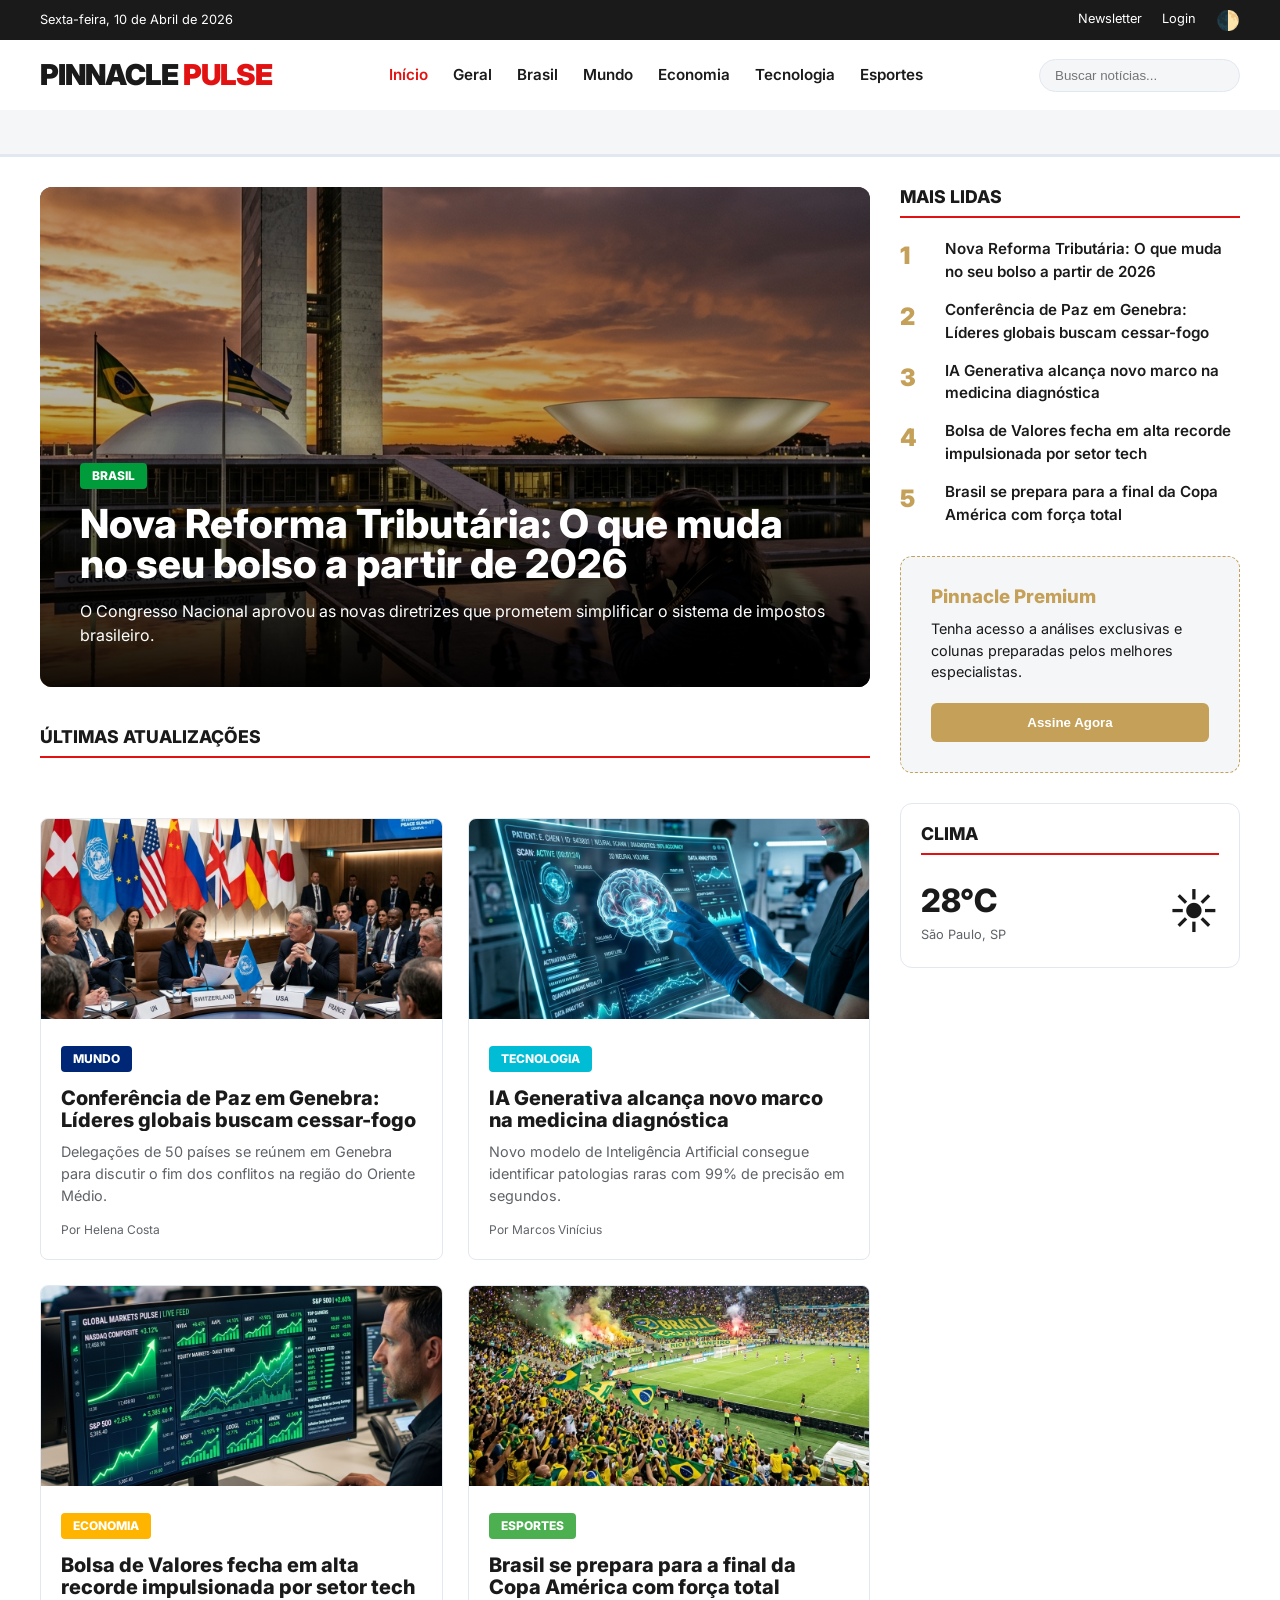
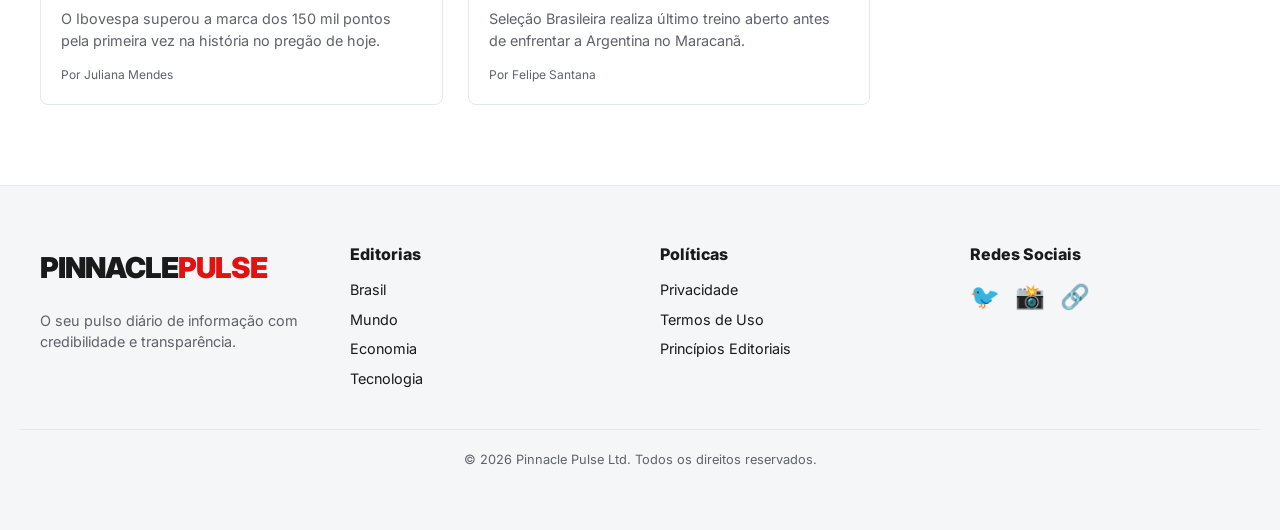
<file: news-site/index.html>
<!DOCTYPE html>
<html lang="pt-br">
<head>
    <meta charset="UTF-8">
    <meta name="viewport" content="width=device-width, initial-scale=1.0">
    <title>Pinnacle Pulse | Notícias do Brasil e do Mundo</title>
    <meta name="description" content="Acompanhe as notícias de última hora sobre o Brasil, Mundo, Tecnologia, Economia e Esportes no Pinnacle Pulse.">
    <link rel="stylesheet" href="css/index.css">
</head>
<body data-theme="light">
    
    <header>
        <div class="top-bar">
            <div class="container" style="display: flex; justify-content: space-between; align-items: center; width: 100%;">
                <span>Sexta-feira, 10 de Abril de 2026</span>
                <div class="top-links" style="display: flex; gap: 20px;">
                    <a href="#">Newsletter</a>
                    <a href="#">Login</a>
                    <button id="themeToggle" class="theme-toggle" style="background: none; border: none; color: inherit; cursor: pointer;">🌓</button>
                </div>
            </div>
        </div>
        <nav class="nav-main container">
            <a href="/" class="logo" id="logo">
                PINNACLE<span>PULSE</span>
            </a>
            <ul class="nav-links" id="navCategories">
                <!-- Categorias injetadas via JS -->
            </ul>
            <div class="search-box" style="display: flex; align-items: center; gap: 10px;">
                <input type="text" id="searchInput" placeholder="Buscar notícias..." style="padding: 8px 15px; border-radius: 20px; border: 1px solid var(--border-color); background: var(--bg-secondary); color: var(--text-primary);">
            </div>
        </nav>
        <div class="ticker-wrap">
            <div class="ticker-content" id="tickerItems">
                <!-- Ticker injetado via JS -->
            </div>
        </div>
    </header>

    <main class="container">
        <div class="portal-grid">
            <div class="main-content">
                <!-- Hero Section - Notícia Principal -->
                <section id="heroSection">
                    <!-- Injetado via JS -->
                </section>

                <!-- Grid de Notícias Recentes -->
                <h2 class="section-title">Últimas Atualizações</h2>
                <div class="news-grid" id="newsGrid">
                    <!-- Injetado via JS -->
                </div>
            </div>

            <!-- Sidebar -->
            <aside class="sidebar">
                <section>
                    <h3 class="section-title">Mais Lidas</h3>
                    <div class="most-read-list" id="mostRead">
                        <!-- Injetado via JS -->
                    </div>
                </section>
                
                <section style="background: var(--bg-secondary); padding: 30px; border-radius: 12px; border: 1px dashed var(--accent-gold);">
                    <h3 style="color: var(--accent-gold); margin-bottom: 10px;">Pinnacle Premium</h3>
                    <p style="font-size: 0.9rem; margin-bottom: 20px;">Tenha acesso a análises exclusivas e colunas preparadas pelos melhores especialistas.</p>
                    <button style="width: 100%; padding: 12px; background: var(--accent-gold); border: none; font-weight: 700; color: #fff; cursor: pointer; border-radius: 6px;">Assine Agora</button>
                </section>

                <section id="weatherWidget" style="padding: 20px; border: 1px solid var(--border-color); border-radius: 12px;">
                    <h3 class="section-title">Clima</h3>
                    <div style="display: flex; justify-content: space-between; align-items: center;">
                        <div>
                            <span style="font-size: 2rem; font-weight: 800;">28°C</span>
                            <p style="font-size: 0.8rem; color: var(--text-secondary);">São Paulo, SP</p>
                        </div>
                        <span style="font-size: 3rem;">☀️</span>
                    </div>
                </section>
            </aside>
        </div>
    </main>

    <footer style="margin-top: 80px; padding: 60px 0; background: var(--bg-secondary); border-top: 1px solid var(--border-color);">
        <div class="container" style="display: grid; grid-template-columns: repeat(auto-fit, minmax(200px, 1fr)); gap: 40px;">
            <div>
                <a href="/" class="logo" style="margin-bottom: 20px; display: block;">
                    PINNACLE<span>PULSE</span>
                </a>
                <p style="font-size: 0.9rem; color: var(--text-secondary);">O seu pulso diário de informação com credibilidade e transparência.</p>
            </div>
            <div>
                <h4 style="margin-bottom: 15px;">Editorias</h4>
                <ul style="list-style: none; font-size: 0.9rem; display: flex; flex-direction: column; gap: 8px;">
                    <li><a href="#">Brasil</a></li>
                    <li><a href="#">Mundo</a></li>
                    <li><a href="#">Economia</a></li>
                    <li><a href="#">Tecnologia</a></li>
                </ul>
            </div>
            <div>
                <h4 style="margin-bottom: 15px;">Políticas</h4>
                <ul style="list-style: none; font-size: 0.9rem; display: flex; flex-direction: column; gap: 8px;">
                    <li><a href="#">Privacidade</a></li>
                    <li><a href="#">Termos de Uso</a></li>
                    <li><a href="#">Princípios Editoriais</a></li>
                </ul>
            </div>
            <div>
                <h4 style="margin-bottom: 15px;">Redes Sociais</h4>
                <div style="display: flex; gap: 15px; font-size: 1.5rem;">
                    <span>🐦</span> <span>📸</span> <span>🔗</span>
                </div>
            </div>
        </div>
        <div class="container" style="margin-top: 40px; text-align: center; border-top: 1px solid var(--border-color); padding-top: 20px; font-size: 0.8rem; color: var(--text-secondary);">
            &copy; 2026 Pinnacle Pulse Ltd. Todos os direitos reservados.
        </div>
    </footer>

    <!-- Article Modal -->
    <div id="articleModal" class="modal">
        <div class="modal-content">
            <span class="close-modal" id="closeModal">&times;</span>
            <div id="modalContentBody">
                <!-- Injetado via JS -->
            </div>
        </div>
    </div>

    <!-- Scripts -->
    <script src="js/app.js"></script>
</body>
</html>
</file>
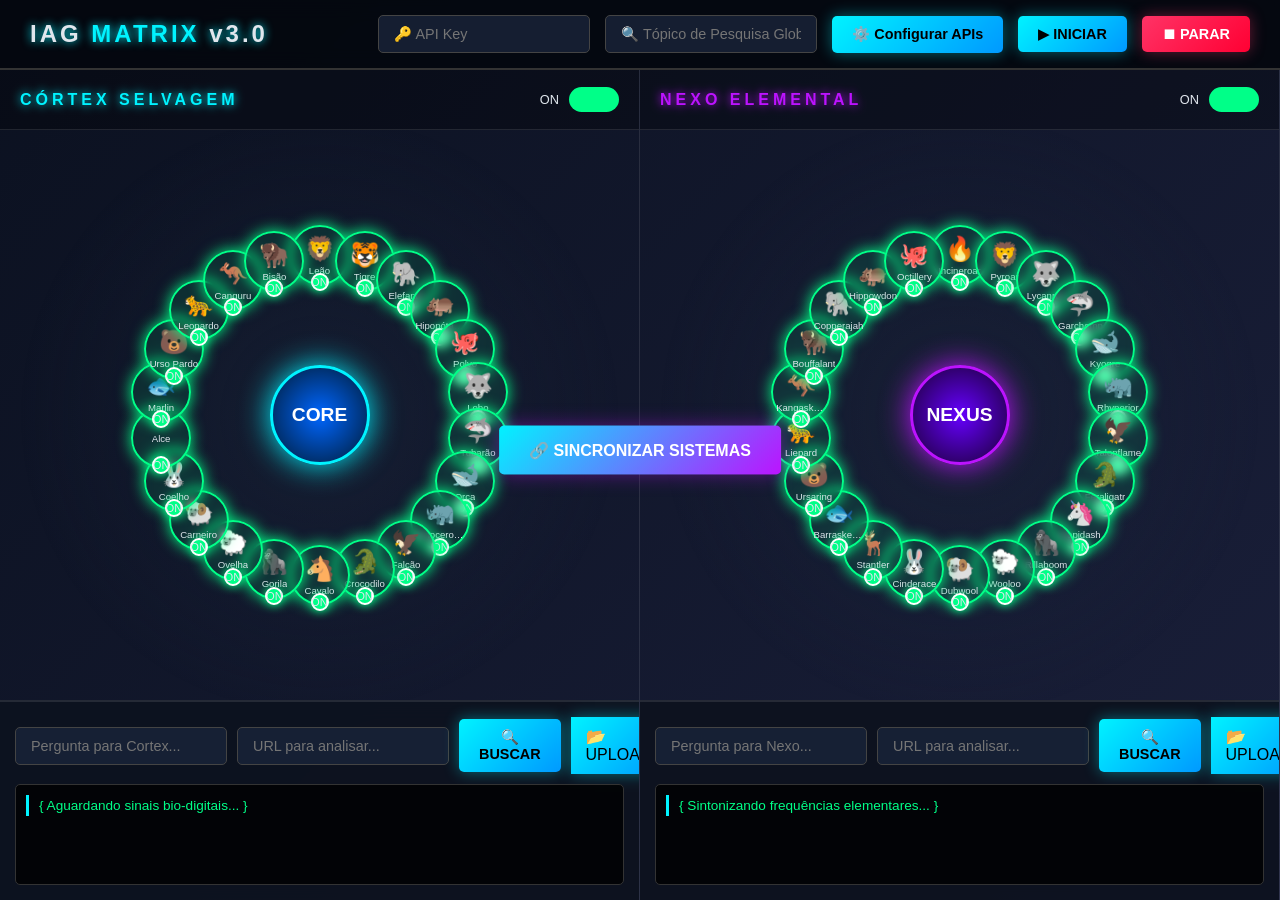
<file: static/index.html>
<!DOCTYPE html>
<html lang="pt-br">
<head>
    <meta charset="UTF-8">
    <meta name="viewport" content="width=device-width, initial-scale=1.0">
    <title>IAG MATRIX - Sistema Híbrido</title>
    <style>
        :root {
            --bg-dark: #0b1120;
            --panel-bg: #151e32;
            --neon-blue: #00f3ff;
            --neon-purple: #bc13fe;
            --neon-green: #00ff88;
            --text-color: #e0e6ed;
        }

        * { box-sizing: border-box; margin: 0; padding: 0; font-family: 'Segoe UI', sans-serif; }
        
        body { 
            background: linear-gradient(135deg, #0b1120 0%, #1a1f3a 100%); 
            color: var(--text-color); 
            height: 100vh; 
            overflow: hidden; 
            display: flex; 
            flex-direction: column; 
        }

        /* Header */
        header {
            height: 70px; 
            background: rgba(5, 8, 15, 0.95); 
            border-bottom: 2px solid #333;
            display: flex; 
            align-items: center; 
            justify-content: space-between; 
            padding: 0 30px;
            backdrop-filter: blur(10px);
        }

        .logo { 
            font-weight: bold; 
            font-size: 1.5rem; 
            letter-spacing: 3px;
            text-shadow: 0 0 10px var(--neon-blue);
        }
        .logo span { color: var(--neon-blue); }

        .top-controls { 
            display: flex; 
            gap: 15px; 
            align-items: center; 
        }

        input[type="text"], input[type="password"] { 
            background: rgba(26, 37, 58, 0.8); 
            border: 1px solid #444; 
            color: white; 
            padding: 10px 15px; 
            border-radius: 5px;
            font-size: 0.9rem;
        }

        button { 
            cursor: pointer; 
            border: none; 
            padding: 10px 20px; 
            border-radius: 5px; 
            font-weight: bold; 
            transition: all 0.3s;
            font-size: 0.9rem;
        }

        .btn-primary { 
            background: linear-gradient(135deg, var(--neon-blue), #0099ff); 
            color: #000;
            box-shadow: 0 0 15px rgba(0, 243, 255, 0.4);
        }
        .btn-primary:hover { transform: translateY(-2px); box-shadow: 0 0 25px rgba(0, 243, 255, 0.6); }

        .btn-danger { 
            background: linear-gradient(135deg, #ff3366, #ff0033); 
            color: white;
            box-shadow: 0 0 15px rgba(255, 51, 102, 0.4);
        }
        .btn-danger:hover { transform: translateY(-2px); }

        .btn-sync { 
            background: linear-gradient(135deg, var(--neon-blue), var(--neon-purple)); 
            color: white;
            box-shadow: 0 0 20px rgba(188, 19, 254, 0.4);
        }

        /* Main Container */
        .matrix-container {
            flex: 1; 
            display: flex; 
            position: relative;
        }

        .side-panel {
            flex: 1; 
            position: relative; 
            border-right: 1px solid rgba(255,255,255,0.1);
            overflow: hidden;
            display: flex;
            flex-direction: column;
        }

        .panel-header {
            height: 60px; 
            display: flex; 
            align-items: center; 
            justify-content: space-between;
            padding: 0 20px;
            background: rgba(0,0,0,0.3);
            border-bottom: 1px solid rgba(255,255,255,0.1);
        }

        .panel-title { 
            font-weight: bold; 
            letter-spacing: 4px; 
            font-size: 1rem;
            text-shadow: 0 0 10px currentColor;
        }
        .cortex .panel-title { color: var(--neon-blue); }
        .nexo .panel-title { color: var(--neon-purple); }

        .system-toggle {
            display: flex;
            align-items: center;
            gap: 10px;
            font-size: 0.8rem;
        }

        .toggle-switch {
            position: relative;
            width: 50px;
            height: 25px;
            background: #333;
            border-radius: 25px;
            cursor: pointer;
            transition: 0.3s;
        }

        .toggle-switch.active {
            background: var(--neon-green);
        }

        .toggle-slider {
            position: absolute;
            top: 3px;
            left: 3px;
            width: 19px;
            height: 19px;
            background: white;
            border-radius: 50%;
            transition: 0.3s;
        }

        .toggle-switch.active .toggle-slider {
            left: 28px;
        }

        /* Graph Area - Radial Layout */
        .graph-area {
            flex: 1; 
            position: relative; 
            display: flex; 
            align-items: center; 
            justify-content: center;
            background: radial-gradient(circle at center, rgba(26, 37, 58, 0.5) 0%, transparent 70%);
        }

        .core-circle {
            width: 100px; 
            height: 100px; 
            border-radius: 50%; 
            display: flex; 
            align-items: center; 
            justify-content: center;
            font-weight: bold;
            font-size: 1.2rem;
            z-index: 10;
            position: absolute;
            box-shadow: 0 0 30px rgba(0,0,0,0.8);
            border: 3px solid;
        }

        .cortex .core-circle { 
            background: radial-gradient(circle, #0066ff, #001a33);
            border-color: var(--neon-blue); 
            box-shadow: 0 0 30px var(--neon-blue);
            color: white;
        }

        .nexo .core-circle { 
            background: radial-gradient(circle, #6600ff, #1a0033);
            border-color: var(--neon-purple); 
            box-shadow: 0 0 30px var(--neon-purple);
            color: white;
        }

        /* Agent Nodes */
        .agent-node {
            position: absolute; 
            width: 60px; 
            height: 60px; 
            border-radius: 50%;
            background: rgba(34, 34, 34, 0.9);
            border: 2px solid #444;
            display: flex; 
            flex-direction: column;
            align-items: center; 
            justify-content: center; 
            font-size: 0.65rem; 
            cursor: pointer;
            transition: all 0.3s;
            z-index: 5;
            backdrop-filter: blur(5px);
        }

        .agent-node:hover {
            transform: scale(1.1);
            z-index: 6;
        }

        .agent-node.active { 
            border-color: var(--neon-green); 
            box-shadow: 0 0 15px var(--neon-green);
            background: rgba(0, 255, 136, 0.1);
        }

        .agent-node.disabled { 
            opacity: 0.3; 
            filter: grayscale(1);
        }

        .agent-icon {
            font-size: 1.5rem;
            margin-bottom: 2px;
        }

        .agent-name {
            font-size: 0.6rem;
            text-align: center;
            max-width: 50px;
            overflow: hidden;
            text-overflow: ellipsis;
        }

        .agent-toggle-btn {
            position: absolute; 
            bottom: -8px; 
            width: 18px; 
            height: 18px; 
            border-radius: 50%;
            background: #333; 
            border: 2px solid #fff;
            cursor: pointer;
            display: flex;
            align-items: center;
            justify-content: center;
            font-size: 0.7rem;
            z-index: 7;
        }

        .agent-toggle-btn.on { 
            background: var(--neon-green);
            box-shadow: 0 0 10px var(--neon-green);
        }

        /* Bottom Controls */
        .bottom-controls {
            height: 200px; 
            background: rgba(13, 18, 31, 0.95);
            border-top: 2px solid rgba(255,255,255,0.1);
            padding: 15px; 
            display: flex; 
            flex-direction: column; 
            gap: 10px;
            backdrop-filter: blur(10px);
        }

        .control-row {
            display: flex;
            gap: 10px;
            align-items: center;
        }

        .control-row input[type="text"] {
            flex: 1;
        }

        .log-box {
            flex: 1; 
            background: rgba(0, 0, 0, 0.8); 
            border: 1px solid #333; 
            color: var(--neon-green); 
            font-family: 'Courier New', monospace;
            padding: 10px; 
            font-size: 0.85rem; 
            overflow-y: auto;
            border-radius: 5px;
        }

        .log-box div {
            margin-bottom: 5px;
            padding: 3px;
            border-left: 3px solid var(--neon-blue);
            padding-left: 10px;
        }

        /* Modal */
        .modal-overlay {
            display: none; 
            position: fixed; 
            top: 0; 
            left: 0; 
            width: 100%; 
            height: 100%;
            background: rgba(0,0,0,0.9); 
            z-index: 100; 
            align-items: center; 
            justify-content: center;
            backdrop-filter: blur(5px);
        }

        .modal { 
            background: linear-gradient(135deg, #1a253a, #0f1525); 
            padding: 30px; 
            border-radius: 10px; 
            width: 500px; 
            border: 2px solid var(--neon-blue);
            box-shadow: 0 0 40px rgba(0, 243, 255, 0.3);
        }

        .modal h2 { 
            margin-bottom: 20px; 
            color: var(--neon-blue);
            text-align: center;
            text-shadow: 0 0 10px var(--neon-blue);
        }

        .api-row { 
            display: flex; 
            justify-content: space-between; 
            margin-bottom: 15px; 
            align-items: center;
            padding: 10px;
            background: rgba(255,255,255,0.05);
            border-radius: 5px;
        }

        .api-row input[type="text"] {
            flex: 1;
            margin-right: 10px;
        }

        .close-modal { 
            float: right; 
            cursor: pointer; 
            font-size: 1.5rem;
            color: #fff;
        }

        /* Sync Button Center */
        .sync-overlay {
            position: absolute;
            top: 50%;
            left: 50%;
            transform: translate(-50%, -50%);
            z-index: 20;
        }

        /* Animations */
        @keyframes pulse {
            0%, 100% { opacity: 1; }
            50% { opacity: 0.5; }
        }

        .agent-node.active .agent-icon {
            animation: pulse 2s infinite;
        }
    </style>
</head>
<body>

    <header>
        <div class="logo">IAG <span>MATRIX</span> v3.0</div>
        <div class="top-controls">
            <input type="password" id="apiKeyInput" placeholder="🔑 API Key">
            <input type="text" id="globalQuery" placeholder="🔍 Tópico de Pesquisa Global...">
            <button class="btn-primary" onclick="openApiModal()">⚙️ Configurar APIs</button>
            <button class="btn-primary" onclick="startMatrix()">▶ INICIAR</button>
            <button class="btn-danger" onclick="stopMatrix()">⏹ PARAR</button>
        </div>
    </header>

    <div class="sync-overlay">
        <button class="btn-sync" onclick="syncSystems()" style="padding: 15px 30px; font-size: 1rem;">
            🔗 SINCRONIZAR SISTEMAS
        </button>
    </div>

    <div class="matrix-container">
        <!-- Cortex Selvagem -->
        <div class="side-panel cortex" id="cortexPanel">
            <div class="panel-header">
                <span class="panel-title">CÓRTEX SELVAGEM</span>
                <div class="system-toggle">
                    <span id="cortexStatus">ON</span>
                    <div class="toggle-switch active" onclick="toggleSystem('cortex')"></div>
                </div>
            </div>
            <div class="graph-area" id="cortexGraph">
                <div class="core-circle">CORE</div>
            </div>
            <div class="bottom-controls">
                <div class="control-row">
                    <input type="text" id="cortexQuery" placeholder="Pergunta para Cortex...">
                    <input type="text" id="cortexURL" placeholder="URL para analisar...">
                    <button class="btn-primary" onclick="research('cortex')">🔍 BUSCAR</button>
                    <label class="btn-primary" style="padding: 10px 15px; cursor: pointer;">
                        📂 UPLOAD
                        <input type="file" id="cortexFile" style="display:none" onchange="uploadFile(this, 'cortex')">
                    </label>
                </div>
                <div class="log-box" id="cortexLog">
                    <div>{ Aguardando sinais bio-digitais... }</div>
                </div>
            </div>
        </div>

        <!-- Nexo Elemental -->
        <div class="side-panel nexo" id="nexoPanel">
            <div class="panel-header">
                <span class="panel-title">NEXO ELEMENTAL</span>
                <div class="system-toggle">
                    <span id="nexoStatus">ON</span>
                    <div class="toggle-switch active" onclick="toggleSystem('nexo')"></div>
                </div>
            </div>
            <div class="graph-area" id="nexoGraph">
                <div class="core-circle">NEXUS</div>
            </div>
            <div class="bottom-controls">
                <div class="control-row">
                    <input type="text" id="nexoQuery" placeholder="Pergunta para Nexo...">
                    <input type="text" id="nexoURL" placeholder="URL para analisar...">
                    <button class="btn-primary" onclick="research('nexo')">🔍 BUSCAR</button>
                    <label class="btn-primary" style="padding: 10px 15px; cursor: pointer;">
                        📂 UPLOAD
                        <input type="file" id="nexoFile" style="display:none" onchange="uploadFile(this, 'nexo')">
                    </label>
                </div>
                <div class="log-box" id="nexoLog">
                    <div>{ Sintonizando frequências elementares... }</div>
                </div>
            </div>
        </div>
    </div>

    <!-- Modal de APIs -->
    <div class="modal-overlay" id="apiModal">
        <div class="modal">
            <span class="close-modal" onclick="closeApiModal()">&times;</span>
            <h2>⚙️ Configuração de APIs de IA</h2>
            <div class="api-row">
                <span>🤖 Google Gemini</span>
                <input type="text" placeholder="Cole sua API Key aqui">
                <label><input type="checkbox" checked> Ativo</label>
            </div>
            <div class="api-row">
                <span>🧠 OpenAI GPT-4</span>
                <input type="text" placeholder="sk-...">
                <label><input type="checkbox"> Ativo</label>
            </div>
            <div class="api-row">
                <span>🎯 Anthropic Claude</span>
                <input type="text" placeholder="sk-ant-...">
                <label><input type="checkbox"> Ativo</label>
            </div>
            <div class="api-row">
                <span>🔮 Hugging Face</span>
                <input type="text" placeholder="hf_...">
                <label><input type="checkbox"> Ativo</label>
            </div>
            <button class="btn-primary" onclick="saveAPIs()" style="width:100%; margin-top:20px; padding: 15px;">
                💾 SALVAR CONFIGURAÇÕES
            </button>
        </div>
    </div>

    <script>
        // Dados dos Agentes
        const animals = [
            {name: "Leão", icon: "🦁"}, {name: "Tigre", icon: "🐯"}, 
            {name: "Elefante", icon: "🐘"}, {name: "Hipopótamo", icon: "🦛"}, 
            {name: "Polvo", icon: "🐙"}, {name: "Lobo", icon: "🐺"}, 
            {name: "Tubarão", icon: "🦈"}, {name: "Orca", icon: "🐋"}, 
            {name: "Rinoceronte", icon: "🦏"}, {name: "Falcão", icon: "🦅"}, 
            {name: "Crocodilo", icon: "🐊"}, {name: "Cavalo", icon: "🐴"}, 
            {name: "Gorila", icon: "🦍"}, {name: "Ovelha", icon: "🐑"}, 
            {name: "Carneiro", icon: "🐏"}, {name: "Coelho", icon: "🐰"}, 
            {name: "Alce", icon: ""}, {name: "Marlin", icon: "🐟"}, 
            {name: "Urso Pardo", icon: "🐻"}, {name: "Leopardo", icon: "🐆"}, 
            {name: "Canguru", icon: "🦘"}, {name: "Bisão", icon: "🦬"}
        ];

        const pokemons = [
            {name: "Incineroar", icon: "🔥"}, {name: "Pyroar", icon: "🦁"}, 
            {name: "Lycanroc", icon: "🐺"}, {name: "Garchomp", icon: "🦈"}, 
            {name: "Kyogre", icon: "🐋"}, {name: "Rhyperior", icon: "🦏"}, 
            {name: "Talonflame", icon: "🦅"}, {name: "Feraligatr", icon: "🐊"}, 
            {name: "Rapidash", icon: "🦄"}, {name: "Rillaboom", icon: "🦍"}, 
            {name: "Wooloo", icon: "🐑"}, {name: "Dubwool", icon: "🐏"}, 
            {name: "Cinderace", icon: "🐰"}, {name: "Stantler", icon: "🦌"}, 
            {name: "Barraskewda", icon: "🐟"}, {name: "Ursaring", icon: "🐻"}, 
            {name: "Liepard", icon: "🐆"}, {name: "Kangaskhan", icon: "🦘"}, 
            {name: "Bouffalant", icon: "🦬"}, {name: "Copperajah", icon: "🐘"}, 
            {name: "Hippowdon", icon: "🦛"}, {name: "Octillery", icon: "🐙"}
        ];

        // WebSocket Connection
        let ws;
        function connectWebSocket() {
            ws = new WebSocket("ws://localhost:8001/ws");
            ws.onopen = () => log('cortexLog', "✅ Conectado ao servidor");
            ws.onmessage = (event) => handleSystemMessage(JSON.parse(event.data));
            ws.onclose = () => setTimeout(connectWebSocket, 3000);
        }

        function handleSystemMessage(data) {
            if(data.type === 'SYSTEM_MSG') {
                log('cortexLog', data.content);
                log('nexoLog', data.content);
            } else if(data.type === 'RESEARCH_RESULT') {
                const logId = data.side === 'cortex' ? 'cortexLog' : 'nexoLog';
                log(logId, `📥 RESULTADO: ${data.content}`);
            } else if(data.type === 'AGENT_UPDATE') {
                updateAgentStatus(data.agent, data.status);
            }
        }

        function log(elementId, msg) {
            const box = document.getElementById(elementId);
            const time = new Date().toLocaleTimeString();
            box.innerHTML += `<div>[${time}] ${msg}</div>`;
            box.scrollTop = box.scrollHeight;
        }

        function createRadialGraph(containerId, agents) {
            const container = document.getElementById(containerId);
            const radius = 160; 
            const centerX = container.offsetWidth / 2;
            const centerY = container.offsetHeight / 2;

            agents.forEach((agent, index) => {
                const angle = (index / agents.length) * 2 * Math.PI - Math.PI / 2;
                const x = centerX + radius * Math.cos(angle) - 30;
                const y = centerY + radius * Math.sin(angle) - 30;

                const node = document.createElement('div');
                node.className = 'agent-node active';
                node.id = `${containerId}-${agent.name.replace(/\s/g, '')}`;
                node.style.left = `${x}px`;
                node.style.top = `${y}px`;
                node.innerHTML = `
                    <div class="agent-icon">${agent.icon}</div>
                    <div class="agent-name">${agent.name}</div>
                    <div class="agent-toggle-btn on" onclick="toggleAgent('${agent.name}', event)">ON</div>
                `;
                node.onclick = (e) => {
                    if(!e.target.classList.contains('agent-toggle-btn')) {
                        selectAgent(agent.name);
                    }
                };
                container.appendChild(node);
            });
        }

        function toggleAgent(name, event) {
            event.stopPropagation();
            const btn = event.target;
            const node = btn.parentElement;
            const isOn = btn.classList.contains('on');
            
            if(isOn) {
                btn.classList.remove('on');
                btn.textContent = 'OFF';
                node.classList.remove('active');
                node.classList.add('disabled');
                log('cortexLog', `❌ ${name} desativado`);
            } else {
                btn.classList.add('on');
                btn.textContent = 'ON';
                node.classList.add('active');
                node.classList.remove('disabled');
                log('cortexLog', `✅ ${name} ativado`);
            }

            if(ws && ws.readyState === WebSocket.OPEN) {
                ws.send(JSON.stringify({
                    type: 'AGENT_TOGGLE',
                    agent: name,
                    status: !isOn
                }));
            }
        }

        function toggleSystem(system) {
            const panel = document.getElementById(`${system}Panel`);
            const statusEl = document.getElementById(`${system}Status`);
            const toggle = panel.querySelector('.toggle-switch');
            const isActive = toggle.classList.contains('active');
            
            if(isActive) {
                toggle.classList.remove('active');
                statusEl.textContent = 'OFF';
                statusEl.style.color = '#666';
                log(`${system}Log`, `🛑 Sistema ${system.toUpperCase()} desligado`);
            } else {
                toggle.classList.add('active');
                statusEl.textContent = 'ON';
                statusEl.style.color = 'var(--neon-green)';
                log(`${system}Log`, `✅ Sistema ${system.toUpperCase()} ligado`);
            }
        }

        function startMatrix() {
            log('cortexLog', "🚀 Matrix ativada - Todos sistemas online");
            log('nexoLog', "🚀 Matrix ativada - Todos sistemas online");
            if(ws && ws.readyState === WebSocket.OPEN) {
                ws.send(JSON.stringify({type: 'START_MATRIX'}));
            }
        }

        function stopMatrix() {
            log('cortexLog', "⏹ Matrix desativada");
            log('nexoLog', "⏹ Matrix desativada");
            if(ws && ws.readyState === WebSocket.OPEN) {
                ws.send(JSON.stringify({type: 'STOP_MATRIX'}));
            }
        }

        async function research(side) {
            const queryInput = document.getElementById(`${side}Query`);
            const query = queryInput.value;
            if(!query) {
                log(`${side}Log`, "⚠️ Digite uma pergunta primeiro");
                return;
            }

            log(`${side}Log`, `🔍 Buscando: "${query}"...`);
            queryInput.value = '';

            try {
                const res = await fetch("/api/research", {
                    method: "POST",
                    headers: {"Content-Type": "application/json"},
                    body: JSON.stringify({query, side})
                });
                const data = await res.json();
                if(data.error) log(`${side}Log`, `❌ Erro: ${data.error}`);
            } catch (e) {
                log(`${side}Log`, `❌ Falha de conexão com a API`);
            }
        }

        async function uploadFile(input, side) {
            const file = input.files[0];
            if(!file) return;
            
            log(`${side}Log`, `📂 Enviando arquivo: ${file.name}...`);
            
            const formData = new FormData();
            formData.append('file', file);

            try {
                const res = await fetch("/api/upload", { method: "POST", body: formData });
                const data = await res.json();
                log(`${side}Log`, `✅ Arquivo ${data.filename} processado`);
            } catch(e) {
                log(`${side}Log`, `❌ Erro ao enviar arquivo`);
            }
        }

        async function syncSystems() {
            log('cortexLog', "🔄 Iniciando sincronização entre Cortex e Nexo...");
            log('nexoLog', "🔄 Recebendo dados do Cortex...");
            
            try {
                await fetch("/api/sync", { method: "POST" });
                log('cortexLog', "✅ Sincronização concluída");
                log('nexoLog', "✅ Sincronização concluída");
            } catch(e) {
                log('cortexLog', "❌ Erro na sincronização");
            }
        }

        function selectAgent(name) {
            log('cortexLog', ` Selecionado: ${name}`);
        }

        function updateAgentStatus(name, status) {
            // Atualiza status visual do agente
        }

        function openApiModal() { 
            document.getElementById('apiModal').style.display = 'flex'; 
        }
        
        function closeApiModal() { 
            document.getElementById('apiModal').style.display = 'none'; 
        }

        function saveAPIs() {
            log('cortexLog', "💾 Configurações de API salvas");
            closeApiModal();
        }

        // Initialize
        window.onload = () => {
            createRadialGraph('cortexGraph', animals);
            createRadialGraph('nexoGraph', pokemons);
            connectWebSocket();
        };

        // Enter key to search
        document.addEventListener('keypress', (e) => {
            if(e.key === 'Enter') {
                if(document.activeElement.id === 'cortexQuery') research('cortex');
                if(document.activeElement.id === 'nexoQuery') research('nexo');
            }
        });
    </script>
</body>
</html>
</file>
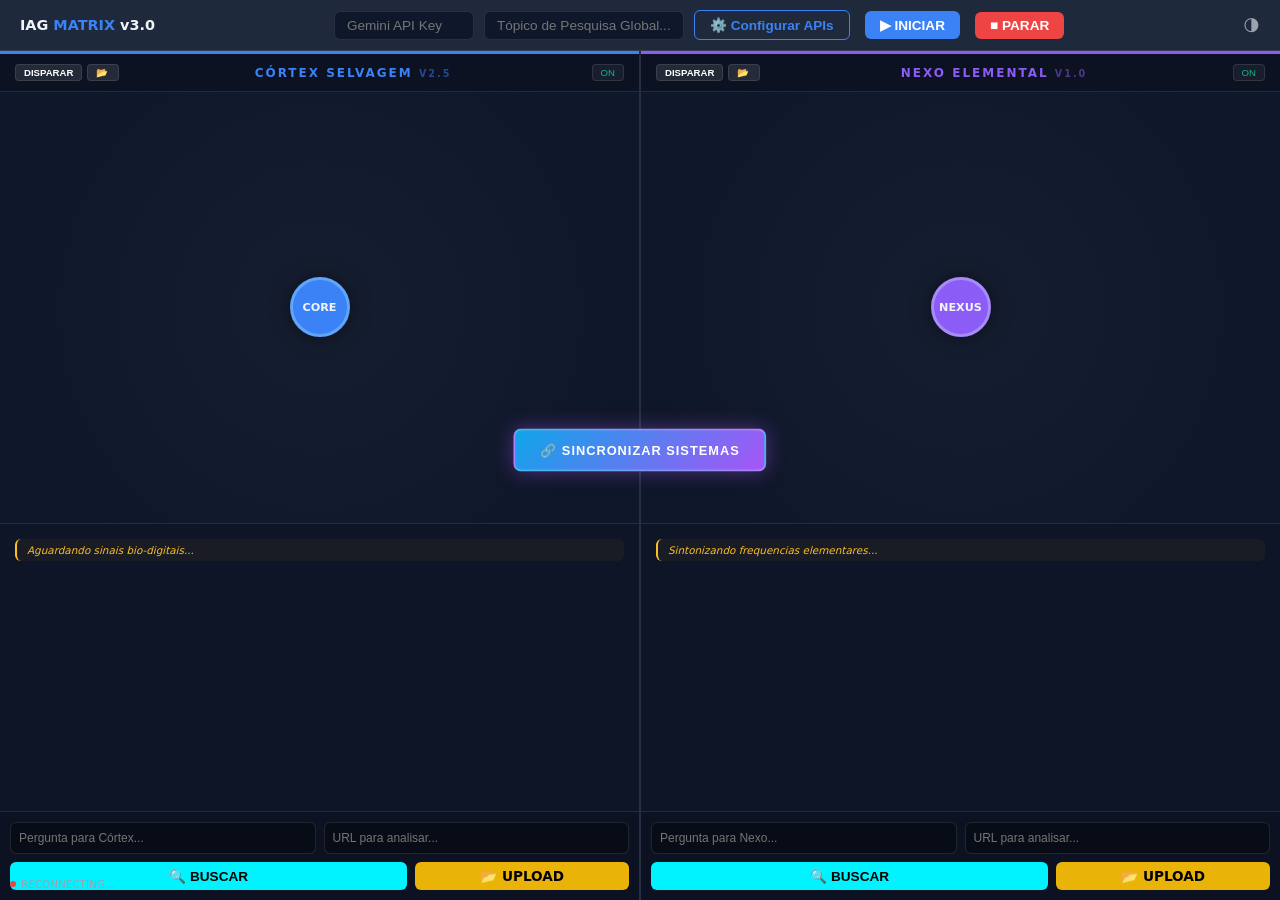
<file: web/index.html>
<!DOCTYPE html>
<html lang="pt-BR">
<head>
    <meta charset="UTF-8">
    <meta name="viewport" content="width=device-width, initial-scale=1.0">
    <title>🏛️ IAG Matrix - Dual Dashboard</title>
    <!-- Auto-Load Theme -->
    <script>
        const savedTheme = localStorage.getItem('iag_theme') || 'dark';
        document.documentElement.setAttribute('data-theme', savedTheme);
    </script>
    <style>
        :root {
            --bg-main: #0f172a;
            --bg-panel: #1e293b;
            --text-main: #f1f5f9;
            --text-muted: #94a3b8;
            --box-shadow: rgba(0,0,0,0.4);
            --anim-primary: #3b82f6;
            --poke-primary: #8b5cf6;
            --neon-green: #10b981;
            --glass-border: rgba(255, 255, 255, 0.1);
            --glass-bg: rgba(30, 41, 59, 0.7);
        }

        [data-theme='light'] {
            --bg-main: #f8fafc;
            --bg-panel: #ffffff;
            --text-main: #1e293b;
            --text-muted: #64748b;
            --box-shadow: rgba(0,0,0,0.1);
            --glass-bg: rgba(255, 255, 255, 0.8);
        }

        * { margin: 0; padding: 0; box-sizing: border-box; }
        body {
            font-family: 'Inter', system-ui, -apple-system, sans-serif;
            background: var(--bg-main);
            color: var(--text-main);
            height: 100vh;
            display: flex;
            flex-direction: column;
            overflow: hidden;
            transition: all 0.3s;
        }


        /* Top Control Panel (Restaurado) */
        .header {
            background: var(--bg-panel);
            padding: 10px 20px;
            display: flex;
            justify-content: space-between;
            align-items: center;
            border-bottom: 1px solid var(--glass-border);
            z-index: 100;
        }

        .input-group { display: flex; gap: 10px; align-items: center; }
        .input-group input {
            background: var(--bg-main);
            border: 1px solid var(--glass-border);
            color: var(--text-main);
            padding: 6px 12px;
            border-radius: 6px;
            font-size: 0.85rem;
        }
        .btn {
            background: var(--anim-primary);
            color: white;
            border: none;
            padding: 6px 15px;
            border-radius: 6px;
            cursor: pointer;
            font-weight: 600;
            font-size: 0.85rem;
            transition: all 0.3s;
        }
        .btn:hover { filter: brightness(1.2); transform: translateY(-1px); }
        .btn.btn-stop { background: #ef4444; margin-left: 5px; }

        /* Sync Button Central (Fusion Ring design) */
        .fusion-center {
            position: absolute;
            top: 50%; left: 50%;
            transform: translate(-50%, -50%);
            z-index: 200;
        }
        .btn-sync {
            background: linear-gradient(135deg, #0ea5e9, #a855f7);
            color: white;
            border: 2px solid rgba(255,255,255,0.2);
            padding: 12px 25px;
            border-radius: 8px;
            font-weight: 900;
            cursor: pointer;
            box-shadow: 0 0 20px rgba(168, 85, 247, 0.4);
            transition: all 0.4s;
            text-transform: uppercase;
            letter-spacing: 1px;
            font-size: 0.8rem;
        }
        .btn-sync:hover { transform: scale(1.1); box-shadow: 0 0 40px rgba(168, 85, 247, 0.6); }

        /* Panel Bottom Controls */
        .panel-footer {
            background: rgba(0,0,0,0.2);
            padding: 10px;
            display: flex;
            flex-direction: column;
            gap: 8px;
            border-top: 1px solid var(--glass-border);
        }
        .control-row { display: flex; gap: 8px; }
        .control-row input {
            flex: 1;
            background: rgba(0,0,0,0.3);
            border: 1px solid var(--glass-border);
            color: white;
            padding: 8px;
            border-radius: 6px;
            font-size: 0.75rem;
        }
        .btn-search { background: #00f3ff; color: black; font-weight: 900; }
        .btn-upload { background: #eab308; color: black; font-weight: 900; }

        .btn-micro {
            background: rgba(255,255,255,0.1);
            border: 1px solid var(--glass-border);
            color: white;
            padding: 2px 8px;
            border-radius: 4px;
            font-size: 0.6rem;
            cursor: pointer;
            font-weight: bold;
            transition: all 0.2s;
        }
        .animals-side .btn-micro:hover { background: var(--anim-primary); }
        .pokemons-side .btn-micro:hover { background: var(--poke-primary); }

        /* Split Screen Layout */
        .main-dashboard {
            flex: 1;
            display: flex;
            width: 100%;
            gap: 2px;
            background: var(--glass-border); /* Divider line */
        }

        .system-column {
            flex: 1;
            display: flex;
            flex-direction: column;
            background: var(--bg-main);
            position: relative;
            overflow: hidden;
            transition: filter 0.5s cubic-bezier(0.4, 0, 0.2, 1);
        }
        .system-column.off {
            filter: brightness(0.5);
        }

        .system-header {
            padding: 10px 15px;
            background: rgba(0,0,0,0.2);
            font-size: 0.75rem;
            text-transform: uppercase;
            letter-spacing: 2px;
            font-weight: 800;
            display: flex;
            justify-content: space-between;
            align-items: center;
            border-bottom: 1px solid var(--glass-border);
        }
        .animals-side .system-header { color: var(--anim-primary); border-top: 3px solid var(--anim-primary); }
        .pokemons-side .system-header { color: var(--poke-primary); border-top: 3px solid var(--poke-primary); }

        /* Graph Area */
        .graph-wrapper {
            flex: 1.5;
            position: relative; /* ESSENCIAL PARA POSICIONAR OS NÓS HTML */
            background: radial-gradient(circle at center, rgba(30, 41, 59, 0.4) 0%, transparent 80%);
            display: flex;
            align-items: center;
            justify-content: center;
        }
        .graph-svg { width: 100%; height: 100%; position: absolute; top:0; left:0; }
        
        .ring-decor {
            fill: none;
            stroke: var(--glass-border);
            stroke-width: 1px;
            opacity: 0.3;
        }

        .central-node {
            position: absolute;
            top: 50%; left: 50%;
            transform: translate(-50%, -50%);
            width: 60px; height: 60px;
            border-radius: 50%;
            display: flex; align-items: center; justify-content: center;
            font-weight: 900; font-size: 0.7rem;
            box-shadow: 0 0 20px rgba(0,0,0,0.5);
            z-index: 10;
        }
        .animals-side .central-node { background: var(--anim-primary); border: 3px solid #60a5fa; }
        .pokemons-side .central-node { background: var(--poke-primary); border: 3px solid #a78bfa; }

        .agent-node {
            position: absolute;
            transform: translate(-50%, -50%);
            width: 44px; height: 44px;
            background: var(--bg-panel);
            backdrop-filter: blur(10px);
            border: 2px solid var(--glass-border);
            border-radius: 50%;
            display: flex; flex-direction: column; align-items: center; justify-content: center;
            transition: all 0.3s cubic-bezier(0.175, 0.885, 0.32, 1.275);
            z-index: 5;
            cursor: pointer;
        }
        .agent-node:hover { transform: translate(-50%, -50%) scale(1.15); z-index: 20; border-color: white; }
        .agent-node.active-learning { border-width: 3px; animation: glow 1.5s infinite alternate; }
        .agent-node.inactive { opacity: 0.25; filter: grayscale(1); }

        .agent-toggle-btn {
            position: absolute;
            bottom: -5px;
            width: 16px;
            height: 16px;
            border-radius: 50%;
            background: #10b981;
            border: 2px solid var(--bg-main);
            cursor: pointer;
            z-index: 10;
            transition: all 0.2s;
            box-shadow: 0 0 5px rgba(16, 185, 129, 0.4);
        }
        .agent-node.inactive .agent-toggle-btn {
            background: #ef4444;
            box-shadow: 0 0 5px rgba(239, 68, 68, 0.4);
        }

        @keyframes glow { from { opacity: 0.7; } to { opacity: 1; } }

        .node-emoji { font-size: 1.2rem; }
        .node-name {
            position: absolute; bottom: -20px; font-size: 0.6rem; color: var(--text-muted);
            white-space: nowrap; pointer-events: none;
        }
        .node-prof {
            position: absolute; top: -12px; background: var(--neon-green); color: black;
            padding: 1px 4px; border-radius: 8px; font-size: 0.55rem; font-weight: 900;
        }

        /* Power Controls */
        .power-btn-system {
            background: rgba(255,255,255,0.05);
            border: 1px solid var(--glass-border);
            color: #10b981;
            padding: 2px 8px;
            border-radius: 4px;
            font-size: 0.6rem;
            cursor: pointer;
            transition: all 0.2s;
            margin-left: 10px;
        }
        .power-btn-system.off { color: #ef4444; border-color: #ef4444; }

        /* Data Flow Sparks */
        .spark-particle {
            fill: #3b82f6; 
            filter: drop-shadow(0 0 5px #3b82f6);
            pointer-events: none;
        }

        /* Tópicos e Blocos de Código (Matrix Theme) */
        .msg-bubble h3 { font-size: 0.85rem; color: #3b82f6; margin: 8px 0 4px 0; border-bottom: 1px solid rgba(59, 130, 246, 0.2); }
        .msg-bubble pre { 
            background: rgba(0, 0, 0, 0.3); 
            border: 1px solid #3b82f6; 
            border-radius: 4px; 
            padding: 8px; 
            margin: 8px 0; 
            font-family: 'Courier New', Courier, monospace; 
            color: #60a5fa; 
            overflow-x: auto; 
            font-size: 0.7rem;
            box-shadow: inset 0 0 10px rgba(59, 130, 246, 0.1);
        }
        .msg-bubble code { color: #93c5fd; }

        /* Chat Panels */
        .chat-panel {
            flex: 1;
            display: flex;
            flex-direction: column;
            background: rgba(0,0,0,0.1);
            border-top: 1px solid var(--glass-border);
            overflow: hidden;
        }
        .chat-logs {
            flex: 1;
            overflow-y: auto;
            padding: 15px;
            display: flex; flex-direction: column; gap: 10px;
        }
        .chat-logs::-webkit-scrollbar { width: 4px; }
        .chat-logs::-webkit-scrollbar-thumb { background: rgba(255,255,255,0.1); border-radius: 10px; }

        .msg-bubble {
            background: var(--bg-panel);
            padding: 10px; border-radius: 12px;
            font-size: 0.75rem; line-height: 1.4;
            max-width: 85%; align-self: flex-start;
            position: relative;
            box-shadow: 0 2px 5px rgba(0,0,0,0.1);
            border: 1px solid var(--glass-border);
            animation: slideUp 0.3s ease;
        }
        @keyframes slideUp { from { opacity: 0; transform: translateY(10px); } to { opacity: 1; transform: translateY(0); } }
        
        .msg-author { font-weight: 800; font-size: 0.65rem; margin-bottom: 4px; color: var(--text-muted); }
        .msg-bubble.is-helper { align-self: flex-end; border-color: var(--anim-primary); }
        .pokemons-side .msg-bubble.is-helper { border-color: var(--poke-primary); }

        .refinement-note {
            font-size: 0.65rem; color: #fbbf24; font-style: italic; padding: 5px 10px;
            background: rgba(245, 158, 11, 0.05); border-radius: 6px; margin-bottom: 10px;
            border-left: 2px solid #fbbf24;
        }

        .status-footer {
            position: fixed; bottom: 10px; left: 10px;
            font-size: 0.65rem; color: var(--text-muted); display: flex; align-items: center; gap: 5px;
        }
        .dot { width: 6px; height: 6px; border-radius: 50%; background: #ef4444; }
        .dot.online { background: #10b981; box-shadow: 0 0 5px #10b981; }

 
        /* Floating Interview Chat */
        .interview-modal {
            position: fixed;
            background: var(--glass-bg);
            backdrop-filter: blur(20px);
            border: 2px solid var(--anim-primary);
            border-radius: 12px;
            width: 320px;
            z-index: 5000; /* Prioridade máxima */
            display: none;
            flex-direction: column;
            box-shadow: 0 10px 40px rgba(0,0,0,0.8);
            animation: fadeIn 0.3s ease-out;
        }
        .interview-header {
            padding: 10px;
            background: rgba(255,255,255,0.05);
            border-bottom: 1px solid var(--glass-border);
            display: flex;
            justify-content: space-between;
            align-items: center;
            font-size: 0.8rem;
            font-weight: bold;
        }
        .interview-body {
            height: 180px;
            overflow-y: auto;
            padding: 10px;
            font-size: 0.8rem;
            display: flex;
            flex-direction: column;
            gap: 8px;
        }
        .interview-footer {
            padding: 10px;
            border-top: 1px solid var(--glass-border);
            display: flex;
            gap: 5px;
        }
        .interview-input {
            flex: 1;
            background: rgba(0,0,0,0.2);
            border: 1px solid var(--glass-border);
            color: #fff;
            padding: 5px;
            border-radius: 4px;
            font-size: 0.75rem;
        }
        .interview-msg {
            padding: 6px 10px;
            border-radius: 10px;
            max-width: 90%;
            word-wrap: break-word;
            font-size: 0.75rem;
        }
        .msg-user { background: rgba(59, 130, 246, 0.4); align-self: flex-end; border: 1px solid var(--anim-primary); color: #fff; }
        .msg-agent { background: rgba(255, 255, 255, 0.1); align-self: flex-start; border: 1px solid var(--glass-border); color: #fff; }

        /* API Configuration Modal */
        .api-modal {
            position: fixed;
            top: 50%; left: 50%;
            transform: translate(-50%, -50%);
            background: #1e293b;
            border: 2px solid #3b82f6;
            border-radius: 12px;
            width: 450px;
            padding: 20px;
            z-index: 3000;
            display: none;
            box-shadow: 0 0 30px rgba(59, 130, 246, 0.4);
        }
        .api-modal-header { display: flex; justify-content: space-between; align-items: center; margin-bottom: 20px; }
        .api-row { display: flex; align-items: center; gap: 10px; margin-bottom: 15px; }
        .api-row label { flex: 1; font-size: 0.85rem; }
        .api-row input[type="text"], .api-row input[type="password"] {
            flex: 2; background: rgba(0,0,0,0.3); border: 1px solid var(--glass-border);
            color: white; padding: 6px; border-radius: 4px; font-size: 0.8rem;
        }
        .api-row .checkbox-group { display: flex; align-items: center; gap: 5px; font-size: 0.75rem; }

        /* Log Colors */
        .msg-system-info { color: #00f3ff; }
        .msg-system-success { color: #10b981; }
        .msg-system-error { color: #ef4444; font-weight: bold; }
        .msg-system-warning { color: #f59e0b; }

        @keyframes fadeIn { from { opacity: 0; transform: translate(-50%, -45%); } to { opacity: 1; transform: translate(-50%, -50%); } }

    </style>
</head>
<body>

    <header class="header">
        <div style="font-weight: 900; font-size: 0.9rem;">IAG <span style="color:var(--anim-primary)">MATRIX</span> v3.0</div>
        <div class="input-group">
            <input type="password" id="apiKey" placeholder="Gemini API Key" style="width: 140px;">
            <input type="text" id="topic" placeholder="Tópico de Pesquisa Global..." style="width: 200px;">
            <button class="btn" onclick="openApiModal()" style="background: transparent; border: 1px solid var(--anim-primary); color: var(--anim-primary); margin-right: 5px;">⚙️ Configurar APIs</button>
            <button class="btn" onclick="startLearning()">▶ INICIAR</button>
            <button class="btn btn-stop" onclick="stopMatrix()">■ PARAR</button>
        </div>
        <div onclick="toggleTheme()" style="cursor:pointer; opacity: 0.6;">🌗</div>
    </header>

    <!-- Fusion Button Center -->
    <div class="fusion-center">
        <button class="btn-sync" onclick="syncSystems()">🔗 SINCRONIZAR SISTEMAS</button>
    </div>

    <main class="main-dashboard">
        <!-- Lado dos Animais -->
        <section class="system-column animals-side">
            <div class="system-header">
                <div style="display: flex; gap: 5px; align-items: center;">
                    <button class="btn-micro" onclick="startLearning('animals')">DISPARAR</button>
                    <label class="btn-micro" title="Anexar Arquivo para Animais">
                        📂 <input type="file" id="file-animals" hidden onchange="handleFile(event, 'animals')">
                    </label>
                    <span id="label-animals" style="font-size: 0.6rem; color: #10b981; max-width: 60px; overflow: hidden; text-overflow: ellipsis; white-space: nowrap;"></span>
                </div>
                <span>CÓRTEX SELVAGEM <small style="opacity:0.5; font-size: 0.6rem;">v2.5</small></span>
                <button class="power-btn-system" id="btn-pwr-animals" onclick="toggleSystemPower('animals')">ON</button>
            </div>
            <div class="graph-wrapper" id="area-animals">
                <svg class="graph-svg" id="svg-animals"></svg>
                <div class="central-node">CORE</div>
            </div>
            <div class="chat-panel">
                <div class="chat-logs" id="chat-animals">
                    <div class="refinement-note">Aguardando sinais bio-digitais...</div>
                </div>
            </div>
            <div class="panel-footer">
                <div class="control-row">
                    <input type="text" id="query-animals" placeholder="Pergunta para Córtex...">
                    <input type="text" id="url-animals" placeholder="URL para analisar...">
                </div>
                <div class="control-row">
                    <button class="btn btn-search" style="flex:2" onclick="panelSearch('animals')">🔍 BUSCAR</button>
                    <label class="btn btn-upload" style="flex:1; display: flex; align-items: center; justify-content: center; cursor: pointer;">
                        📂 UPLOAD <input type="file" id="file-animals" hidden onchange="handleFile(event, 'animals')">
                    </label>
                </div>
            </div>
        </section>

        <!-- Lado dos Pokemons -->
        <section class="system-column pokemons-side">
            <div class="system-header">
                <div style="display: flex; gap: 5px; align-items: center;">
                    <button class="btn-micro" onclick="startLearning('pokemons')">DISPARAR</button>
                    <label class="btn-micro" title="Anexar Arquivo para Pokemons">
                        📂 <input type="file" id="file-pokemons" hidden onchange="handleFile(event, 'pokemons')">
                    </label>
                    <span id="label-pokemons" style="font-size: 0.6rem; color: #a78bfa; max-width: 60px; overflow: hidden; text-overflow: ellipsis; white-space: nowrap;"></span>
                </div>
                <span>NEXO ELEMENTAL <small style="opacity:0.5; font-size: 0.6rem;">v1.0</small></span>
                <button class="power-btn-system" id="btn-pwr-pokemons" onclick="toggleSystemPower('pokemons')">ON</button>
            </div>
            <div class="graph-wrapper" id="area-pokemons">
                <svg class="graph-svg" id="svg-pokemons"></svg>
                <div class="central-node">NEXUS</div>
            </div>
            <div class="chat-panel">
                <div class="chat-logs" id="chat-pokemons">
                    <div class="refinement-note">Sintonizando frequencias elementares...</div>
                </div>
            </div>
            <div class="panel-footer">
                <div class="control-row">
                    <input type="text" id="query-pokemons" placeholder="Pergunta para Nexo...">
                    <input type="text" id="url-pokemons" placeholder="URL para analisar...">
                </div>
                <div class="control-row">
                    <button class="btn btn-search" style="flex:2; background: #00f3ff;" onclick="panelSearch('pokemons')">🔍 BUSCAR</button>
                    <label class="btn btn-upload" style="flex:1; display: flex; align-items: center; justify-content: center; cursor: pointer;">
                        📂 UPLOAD <input type="file" id="file-pokemons" hidden onchange="handleFile(event, 'pokemons')">
                    </label>
                </div>
            </div>
        </section>
    </main>

    <div class="status-footer">
        <div class="dot" id="status-dot"></div>
        <span id="status-text">DISCONNECTED</span>
    </div>

    <div id="apiModal" class="api-modal">
        <div class="api-modal-header">
            <h3 style="font-size: 1rem;">⚙️ Configuração de APIs de IA</h3>
            <button class="btn-micro" onclick="closeApiModal()">X</button>
        </div>
        <div class="api-row">
            <label>🤖 Google Gemini</label>
            <input type="password" id="api-gemini" placeholder="Cole sua API Key aqui">
            <div class="checkbox-group"><input type="checkbox" id="api-gemini-active" checked> Ativo</div>
        </div>
        <div class="api-row">
            <label>🧠 OpenAI GPT-4</label>
            <input type="password" id="api-openai" placeholder="sk-...">
            <div class="checkbox-group"><input type="checkbox" id="api-openai-active"> Ativo</div>
        </div>
        <div class="api-row">
            <label>🎯 Anthropic Claude</label>
            <input type="password" id="api-anthropic" placeholder="sk-ant-...">
            <div class="checkbox-group"><input type="checkbox" id="api-anthropic-active"> Ativo</div>
        </div>
        <div class="api-row">
            <label>🎆 Hugging Face</label>
            <input type="password" id="api-hugging" placeholder="hf_...">
            <div class="checkbox-group"><input type="checkbox" id="api-hugging-active"> Ativo</div>
        </div>
        <button class="btn" style="width: 100%; margin-top: 10px;" onclick="saveApiConfigs()">💾 SALVAR CONFIGURAÇÕES</button>
    </div>
    <div id="interviewModal" class="interview-modal">
        <div class="interview-header">
            <div style="display: flex; align-items: center; gap: 8px;">
                <span id="interviewTitle">Comunicação</span>
                <button id="btn-pwr-chat" class="power-btn-system" style="margin: 0; padding: 1px 6px; font-size: 0.55rem;">ON</button>
            </div>
            <button class="btn-micro" onclick="closeInterview()">X</button>
        </div>
        <div id="interviewBody" class="interview-body"></div>
        <div class="interview-footer">
            <input type="text" id="interviewInput" class="interview-input" placeholder="Pergunte algo..." onkeydown="if(event.key==='Enter') sendInterview()">
            <button class="btn-micro" onclick="sendInterview()">➤</button>
        </div>
    </div>

    <script src="https://d3js.org/d3.v7.min.js"></script>
    <script>
        let ws = null;
        let agentsDict = { animals: {}, pokemons: {} };
        let uploads = { animals: null, pokemons: null };
        let isMatrixRunning = false;
        let currentCycle = 0;

        function toggleTheme() {
            const html = document.documentElement;
            const newTheme = html.getAttribute('data-theme') === 'dark' ? 'light' : 'dark';
            html.setAttribute('data-theme', newTheme);
            localStorage.setItem('iag_theme', newTheme);
        }

        function getEmoji(name, system) {
            const animalMap = {
                'Leao': '🦁', 'Tigre': '🐅', 'Elefante': '🐘', 'HipoAgent': '🦛', 'PolvoAgent': '🐙', 'LoboAgent': '🐺',
                'TubaraoAgent': '🦈', 'OrcaAgent': '🐋', 'RinoceronteAgent': '🦏', 'FalcaoAgent': '🦅', 'CrocodiloAgent': '🐊',
                'CavaloAgent': '🐎', 'GorilaAgent': '🦍', 'OvelhaAgent': '🐑', 'CarneiroAgent': '🐏', 'CoelhoAgent': '🐇',
                'AlceAgent': '🦌', 'MarlinAgent': '🐟', 'UrsoPardoAgent': '🐻', 'LeopardoAgent': '🐆', 'CanguruAgent': '🦘', 'BisaoAgent': '🦬'
            };
            const pokeMap = {
                'Pyroar': '🦁', 'Incineroar': '🐅', 'Copperajah': '🐘', 'Hippowdon': '🦛', 'Octillery': '🐙',
                'Lycanroc': '🐺', 'Garchomp': '🦈', 'Kyogre': '🐋', 'Rhyperior': '🦏', 'Talonflame': '🦅',
                'Feraligatr': '🐊', 'Rapidash': '🐎', 'Rillaboom': '🦍', 'Wooloo': '🐑', 'Dubwool': '🐏',
                'Cinderace': '🐇', 'Stantler': '🦌', 'Barraskewda': '🐟', 'Ursaring': '🐻', 'Liepard': '🐆',
                'Kangaskhan': '🦘', 'Bouffalant': '🦬'
            };
            return (system === 'animals' ? animalMap[name] : pokeMap[name]) || '✨';
        }

        function connect() {
            const host = window.location.host || 'localhost:8000';
            ws = new WebSocket(`ws://${host}/ws`);

            ws.onopen = () => {
                document.getElementById('status-dot').className = 'dot online';
                document.getElementById('status-text').textContent = 'MATRIX ONLINE';
            };

            ws.onclose = () => {
                document.getElementById('status-dot').className = 'dot';
                document.getElementById('status-text').textContent = 'RECONNECTING...';
                setTimeout(connect, 3000);
            };

            ws.onmessage = (event) => {
                const msg = JSON.parse(event.data);
                handleMessage(msg);
            };
        }

        function handleFile(event, system) {
            const file = event.target.files[0];
            const label = document.getElementById(`label-${system}`);
            if (file) {
                label.textContent = file.name;
                const reader = new FileReader();
                reader.onload = (e) => { uploads[system] = e.target.result; };
                file.name.toLowerCase().endsWith('.pdf') ? reader.readAsDataURL(file) : reader.readAsText(file);
            }
        }

        function handleMessage(msg) {
            console.log("Recebido:", msg);
            if (msg.type === 'init') {
                initGraph(msg.animals, 'animals', '#svg-animals', 'area-animals');
                initGraph(msg.pokemons, 'pokemons', '#svg-pokemons', 'area-pokemons');
                
                if (msg.systems_active) {
                    Object.keys(msg.systems_active).forEach(sys => {
                        const active = msg.systems_active[sys];
                        const btn = document.getElementById(`btn-pwr-${sys}`);
                        const column = document.querySelector(`.${sys}-side`);
                        if (btn) {
                            btn.classList.toggle('off', !active);
                            btn.textContent = active ? "ON" : "OFF";
                        }
                        if (column) column.classList.toggle('off', !active);
                    });
                }
            } else if (msg.type === 'learning' || msg.type === 'learning_update') {
                updateNode(msg.agent_id, msg.system, msg.proficiency || msg.new_proficiency, msg.type === 'learning');
            } else if (msg.type === 'conversation' || msg.type === 'system') {
                if (msg.cycle) {
                    currentCycle = msg.cycle;
                    document.getElementById('topic').placeholder = `Ciclo de Evolução #${currentCycle}`;
                }
                addChat(msg);
            } else if (msg.type === 'refinement') {
                addRefinement(msg);
            } else if (msg.type === 'agent_status') {
                const node = document.getElementById(`node-${msg.system}-${msg.agent_id}`);
                if (node) node.classList.toggle('inactive', !msg.active);
            } else if (msg.type === 'data_flow') {
                if (msg.active) {
                    startDataFlow(msg.agent_id, msg.system);
                } else {
                    stopDataFlow(msg.agent_id, msg.system);
                }
            } else if (msg.type === 'system_status') {
                const btn = document.getElementById(`btn-pwr-${msg.system}`);
                const column = document.querySelector(`.${msg.system}-side`);
                if (btn) {
                    btn.classList.toggle('off', !msg.active);
                    btn.textContent = msg.active ? "ON" : "OFF";
                }
                if (column) {
                    column.classList.toggle('off', !msg.active);
                }
            } else if (msg.type === 'agent_response') {
                handleAgentResponse(msg);
            }
        }

        function initGraph(agents, sysName, svgId, areaId) {
            const area = document.getElementById(areaId);
            const svg = d3.select(svgId);
            
            // Garantir dimensões robustas
            const rect = area.getBoundingClientRect();
            let w = rect.width || area.clientWidth;
            let h = rect.height || area.clientHeight;
            
            // Fallback para evitar amontoamento (0,0) se renderização ainda não ocorreu
            if (w < 100) {
                console.warn(`[GRAPH] Dimensões inválidas para ${sysName}, tentando novamente em 200ms...`);
                setTimeout(() => initGraph(agents, sysName, svgId, areaId), 200);
                return;
            }

            const midX = w / 2;
            const midY = h / 2;
            const minDim = Math.min(w, h);

            svg.selectAll("*").remove();
            area.querySelectorAll('.agent-node').forEach(n => n.remove());

            // Background Decorative Rings (v2.5 pattern)
            [0.18, 0.35, 0.52].forEach(r => {
                svg.append("circle")
                    .attr("cx", midX).attr("cy", midY)
                    .attr("r", minDim * r * 0.7)
                    .attr("stroke", "rgba(255,255,255,0.03)")
                    .attr("fill", "none");
            });

            // Split layers: Inner (6), Outer (Rest) - Aumentando raios para evitar amontoamento
            const layers = [
                { items: agents.slice(0, 6), radius: minDim * 0.25 },
                { items: agents.slice(6), radius: minDim * 0.45 }
            ];

            layers.forEach((layer, layerIdx) => {
                const total = layer.items.length;
                layer.items.forEach((agent, i) => {
                    const angle = (i / total) * 2 * Math.PI - (Math.PI / 2);
                    const x = midX + layer.radius * Math.cos(angle);
                    const y = midY + layer.radius * Math.sin(angle);

                    svg.append("line")
                        .attr("x1", midX).attr("y1", midY)
                        .attr("x2", x).attr("y2", y)
                        .attr("stroke", "rgba(255,255,255,0.04)")
                        .attr("id", `link-${sysName}-${agent.id}`);

                    const node = document.createElement('div');
                    node.className = 'agent-node';
                    if (agent.active === false) node.classList.add('inactive');
                    
                    node.id = `node-${sysName}-${agent.id}`;
                    node.style.left = `${x}px`;
                    node.style.top = `${y}px`;
                    node.style.width = layerIdx === 0 ? '44px' : '36px'; 
                    node.style.height = layerIdx === 0 ? '44px' : '36px';
                    
                    node.innerHTML = `
                        <div class="node-prof" id="prof-${sysName}-${agent.id}">${Math.round((agent.proficiency || 0)*100)}%</div>
                        <div class="node-emoji">${getEmoji(agent.animal, sysName)}</div>
                        <div class="node-name" style="font-size: ${layerIdx === 0 ? '0.65rem' : '0.55rem'}">${agent.animal}</div>
                        <div class="agent-toggle-btn" onclick="toggleAgentPowerOnNode('${sysName}', '${agent.id}', event)"></div>
                    `;
                    node.onclick = (e) => {
                        if (!e.target.classList.contains('agent-toggle-btn')) {
                            openInterview(e, agent.id, agent.animal, sysName);
                        }
                    };
                    area.appendChild(node);
                });
            });
        }

        function toggleAgentPowerOnNode(sysName, agentId, event) {
            event.stopPropagation();
            toggleAgentPower(sysName, agentId);
        }

        function updateNode(id, system, prof, active) {
            const node = document.getElementById(`node-${system}-${id}`);
            const profText = document.getElementById(`prof-${system}-${id}`);
            if (node) {
                node.classList.toggle('active-learning', active);
                // Garantia contra proficiência nula ou elementos ausentes
                if (profText) {
                    const pValue = prof !== undefined ? prof : 0;
                    profText.textContent = `${Math.round(pValue * 100)}%`;
                }
            }
        }

        function addChat(data) {
            const cont = document.getElementById(`chat-${data.system}`);
            const note = cont.querySelector('.refinement-note');
            if (note) note.remove();

            const bubble = document.createElement('div');
            bubble.className = `msg-bubble ${data.is_helper ? 'is-helper' : ''}`;
            
            let colorClass = "";
            if (data.message.includes("✅") || data.message.includes("sucesso")) colorClass = "msg-system-success";
            if (data.message.includes("❌") || data.message.includes("ERRO")) colorClass = "msg-system-error";
            if (data.message.includes("🔄") || data.message.includes("INICIANDO")) colorClass = "msg-system-info";

            bubble.innerHTML = `
                <div class="msg-author">${data.from_agent || 'SISTEMA'}</div>
                <div class="${colorClass}">${data.message}</div>
            `;
            cont.appendChild(bubble);
            cont.scrollTop = cont.scrollHeight;
        }

        // Modal Functions
        function openApiModal() { document.getElementById('apiModal').style.display = 'block'; }
        function closeApiModal() { document.getElementById('apiModal').style.display = 'none'; }
        
        function saveApiConfigs() {
            const config = {
                gemini: { key: document.getElementById('api-gemini').value, active: document.getElementById('api-gemini-active').checked },
                openai: { key: document.getElementById('api-openai').value, active: document.getElementById('api-openai-active').checked },
                anthropic: { key: document.getElementById('api-anthropic').value, active: document.getElementById('api-anthropic-active').checked },
                hugging: { key: document.getElementById('api-hugging').value, active: document.getElementById('api-hugging-active').checked }
            };
            localStorage.setItem('iag_api_config', JSON.stringify(config));
            if (config.gemini.key) document.getElementById('apiKey').value = config.gemini.key;
            alert("Configurações salvas localmente!");
            closeApiModal();
        }

        // Load configs
        window.onload = () => {
             const saved = localStorage.getItem('iag_api_config');
             if (saved) {
                 const cfg = JSON.parse(saved);
                 document.getElementById('api-gemini').value = cfg.gemini.key || "";
                 document.getElementById('api-gemini-active').checked = cfg.gemini.active;
                 if (cfg.gemini.key) document.getElementById('apiKey').value = cfg.gemini.key;
             }
        };

        function addRefinement(data) {
            const cont = document.getElementById(`chat-${data.system}`);
            const div = document.createElement('div');
            div.className = 'refinement-note';
            div.innerHTML = `[MODULACAO] ${data.message}`;
            cont.appendChild(div);
            cont.scrollTop = cont.scrollHeight;
            setTimeout(() => div.remove(), 10000);
        }

        function startLearning(targetSystem = null) {
            const topicInput = document.getElementById('topic');
            const topic = topicInput.value.trim();
            const key = document.getElementById('apiKey').value.trim();
            const mainBtn = document.querySelector('.header .btn:nth-child(2)');

            if (isMatrixRunning && !targetSystem) return alert("Matrix já está em execução.");

            if (!topic && !targetSystem) return alert("Defina um tópico!");
            const systems = targetSystem ? [targetSystem] : ['animals', 'pokemons'];
            
            if (!targetSystem) {
                isMatrixRunning = true;
                mainBtn.style.opacity = "0.5";
                currentCycle = 0;
                addChat({ system: 'animals', message: "🚀 Matrix Ativada - Todos sistemas online", from_agent: "SISTEMA" });
            }

            if (ws && ws.readyState === WebSocket.OPEN) {
                systems.forEach(sys => {
                    const content = uploads[sys] || `Expertise sobre ${topic}`;
                    ws.send(JSON.stringify({
                        action: 'start_learning',
                        task: topic || "Auto-Evolução",
                        content: content,
                        api_keys: { gemini_key: key },
                        target_system: sys
                    }));
                });
            }
        }

        function stopMatrix() {
            if (ws && ws.readyState === WebSocket.OPEN) {
                ws.send(JSON.stringify({ action: 'stop_learning', target_system: null }));
                isMatrixRunning = false;
                document.querySelector('.header .btn:nth-child(2)').style.opacity = "1";
            }
        }

        function syncSystems() {
            if (ws && ws.readyState === WebSocket.OPEN) {
                ws.send(JSON.stringify({ action: 'sync_systems' }));
            }
        }

        function panelSearch(sys) {
            const query = document.getElementById(`query-${sys}`).value;
            const url = document.getElementById(`url-${sys}`).value;
            const key = document.getElementById('apiKey').value;

            if (!query && !url) return alert("Digite uma pergunta ou URL.");
            
            addChat({ system: sys, message: `🔍 Buscando: "${query || url}"...`, from_agent: "SISTEMA" });
            
            if (ws && ws.readyState === WebSocket.OPEN) {
                ws.send(JSON.stringify({
                    action: 'start_learning',
                    task: query || "Análise de URL",
                    content: url ? `Analisar conteúdo de: ${url}` : query,
                    api_keys: { gemini_key: key },
                    target_system: sys
                }));
            }
        }

        let currentAgent = null;
        function openInterview(event, id, animal, system) {
            currentAgent = { id, animal, system };
            const modal = document.getElementById('interviewModal');
            const btnChat = document.getElementById('btn-pwr-chat');
            const node = document.getElementById(`node-${system}-${id}`);
            
            document.getElementById('interviewTitle').textContent = `Comunicação: ${animal}`;
            document.getElementById('interviewBody').innerHTML = '';

            // Sincronizar estado real do nó com o botão do modal
            if (btnChat && node) {
                const isActive = !node.classList.contains('inactive');
                btnChat.classList.toggle('off', !isActive);
                btnChat.textContent = isActive ? "ON" : "OFF";
                // Corrigir a função de clique do botão no modal
                btnChat.onclick = (e) => {
                    e.stopPropagation();
                    toggleAgentPower(system, id);
                    // Atualizar o botão do modal localmente após o clique para feedback instantâneo
                    const newActive = btnChat.classList.contains('off'); // Inverteu no toggle do server
                    btnChat.classList.toggle('off');
                    btnChat.textContent = btnChat.classList.contains('off') ? "OFF" : "ON";
                };
            }
            
            // Posicionar modal perto do clique mas dentro da tela
            let posX = event.clientX + 20;
            let posY = event.clientY - 100;
            
            if (posX + 320 > window.innerWidth) posX = window.innerWidth - 340;
            if (posY + 400 > window.innerHeight) posY = window.innerHeight - 420;
            if (posY < 0) posY = 20;

            modal.style.left = `${posX}px`;
            modal.style.top = `${posY}px`;
            modal.style.display = 'flex';
            
            addInterviewMsg(`🐾 Olá! Eu sou o ${animal}. O que você deseja me perguntar sobre nossa missão ou programação?`, 'agent'); // Fallback local
        }

        function closeInterview() {
            document.getElementById('interviewModal').style.display = 'none';
            currentAgent = null;
        }

        function sendInterview() {
            const input = document.getElementById('interviewInput');
            const msg = input.value.trim();
            if (!msg || !currentAgent) return;

            addInterviewMsg(msg, 'user');
            input.value = '';

            if (ws && ws.readyState === WebSocket.OPEN) {
                ws.send(JSON.stringify({
                    action: 'direct_chat',
                    agent_id: currentAgent.id,
                    system: currentAgent.system,
                    message: msg,
                    api_keys: { gemini_key: document.getElementById('apiKey').value.trim() }
                }));
            }
        }

        function addInterviewMsg(text, sender) {
            const body = document.getElementById('interviewBody');
            const div = document.createElement('div');
            div.className = `interview-msg msg-${sender}`;
            div.textContent = text;
            body.appendChild(div);
            body.scrollTop = body.scrollHeight;
        }

        function toggleSystemPower(system) {
            if (ws && ws.readyState === WebSocket.OPEN) {
                ws.send(JSON.stringify({ action: 'toggle_system', system: system }));
            }
        }

        function toggleAgentPower(system, id) {
            if (ws && ws.readyState === WebSocket.OPEN) {
                ws.send(JSON.stringify({ action: 'toggle_agent', system: system, agent_id: id }));
            }
        }

        function handleAgentResponse(data) {
            if (currentAgent && currentAgent.id === data.agent_id) {
                addInterviewMsg(data.message, 'agent');
            } else {
                addChat({ ...data, from_agent: `[ENTREVISTA] ${data.animal}`, is_helper: false });
            }
        }

        const flowIntervals = {};

        function startDataFlow(agentId, system) {
            const key = `${system}-${agentId}`;
            if (flowIntervals[key]) return;

            const svg = d3.select(system === 'animals' ? '#svg-animals' : '#svg-pokemons');
            const line = svg.select(`#link-${system}-${agentId}`);
            if (line.empty()) return;

            const xOrigin = +line.attr('x1');
            const yOrigin = +line.attr('y1');
            const xDest = +line.attr('x2');
            const yDest = +line.attr('y2');

            flowIntervals[key] = setInterval(() => {
                const dot = svg.append('circle')
                    .attr('class', 'spark-particle')
                    .attr('r', 2)
                    .attr('cx', xOrigin)
                    .attr('cy', yOrigin);

                dot.transition()
                    .duration(1200)
                    .attr('cx', xDest)
                    .attr('cy', yDest)
                    .on('end', function() {
                        d3.select(this)
                            .transition()
                            .duration(1200)
                            .attr('cx', xOrigin)
                            .attr('cy', yOrigin)
                            .remove();
                    });
            }, 300);
        }

        function stopDataFlow(agentId, system) {
            const key = `${system}-${agentId}`;
            if (flowIntervals[key]) {
                clearInterval(flowIntervals[key]);
                delete flowIntervals[key];
            }
        }

        function addChat(msg) {
            const side = msg.system === 'animals' ? 'animals' : 'pokemons';
            const logs = document.getElementById(`logs-${side}`);
            if (!logs) return;

            const bubble = document.createElement('div');
            bubble.className = `msg-bubble ${msg.is_helper ? 'is-helper' : ''}`;
            
            let content = msg.message;
            content = content.replace(/### (.*?)\n/g, '<h3>$1</h3>');
            content = content.replace(/```(.*?)\n([\s\S]*?)```/g, '<pre><code>$2</code></pre>');
            content = content.replace(/\* (.*?)\n/g, '• $1<br>');

            bubble.innerHTML = `
                <div class="msg-author">${msg.from_agent || 'SISTEMA'}</div>
                <div class="msg-text">${content}</div>
            `;
            logs.appendChild(bubble);
            logs.scrollTop = logs.scrollHeight;
        }

        window.onload = () => { connect(); };
    </script>
</body>
</html>
</file>
<file: news-site/css/index.css>
@import url('https://fonts.googleapis.com/css2?family=Inter:wght@300;400;600;700;800&family=Playfair+Display:wght@700;900&display=swap');

:root {
    /* Color Palette - Light Mode */
    --bg-primary: #ffffff;
    --bg-secondary: #f4f6f8;
    --text-primary: #1a1a1b;
    --text-secondary: #5f6368;
    --accent-red: #e31212;
    --accent-gold: #c5a059;
    --border-color: #e2e8f0;
    --card-shadow: 0 4px 6px -1px rgba(0, 0, 0, 0.1), 0 2px 4px -1px rgba(0, 0, 0, 0.06);
    --header-bg: #ffffff;
    --nav-height: 70px;
    --container-width: 1240px;
}

[data-theme="dark"] {
    --bg-primary: #0a0a0c;
    --bg-secondary: #16161a;
    --text-primary: #f8f9fa;
    --text-secondary: #a0a0a5;
    --border-color: #2d2d33;
    --card-shadow: 0 10px 15px -3px rgba(0, 0, 0, 0.5);
    --header-bg: #0a0a0c;
}

* {
    margin: 0;
    padding: 0;
    box-sizing: border-box;
}

body {
    font-family: 'Inter', sans-serif;
    background-color: var(--bg-primary);
    color: var(--text-primary);
    line-height: 1.5;
    transition: background-color 0.3s ease, color 0.3s ease;
    overflow-x: hidden;
}

h1, h2, h3, h4 {
    font-family: 'Inter', sans-serif;
    font-weight: 800;
    line-height: 1.1;
}

a {
    text-decoration: none;
    color: inherit;
    transition: 0.2s;
}

/* Layout Containers */
.container {
    max-width: var(--container-width);
    margin: 0 auto;
    padding: 0 20px;
}

/* Header & Nav */
header {
    background: var(--header-bg);
    border-bottom: 2px solid var(--border-color);
    position: sticky;
    top: 0;
    z-index: 1000;
    backdrop-filter: blur(10px);
}

.top-bar {
    height: 40px;
    background: var(--text-primary);
    color: var(--bg-primary);
    font-size: 0.8rem;
    display: flex;
    align-items: center;
    justify-content: space-between;
}

.nav-main {
    height: var(--nav-height);
    display: flex;
    align-items: center;
    justify-content: space-between;
}

.logo {
    font-size: 1.8rem;
    font-weight: 900;
    letter-spacing: -1px;
    display: flex;
    align-items: center;
    gap: 5px;
}

.logo span {
    color: var(--accent-red);
}

.nav-links {
    display: flex;
    gap: 25px;
    font-weight: 600;
    font-size: 0.95rem;
}

.nav-links li {
    list-style: none;
}

.nav-links a:hover {
    color: var(--accent-red);
}

/* Ticker */
.ticker-wrap {
    background: var(--bg-secondary);
    padding: 10px 0;
    border-bottom: 1px solid var(--border-color);
    overflow: hidden;
    white-space: nowrap;
}

.ticker-content {
    display: inline-block;
    animation: ticker 30s linear infinite;
    padding-left: 100%;
}

.ticker-item {
    display: inline-block;
    padding: 0 30px;
    font-weight: 700;
    font-size: 0.85rem;
    color: var(--text-secondary);
}

.ticker-item strong {
    color: var(--accent-red);
    margin-right: 10px;
}

@keyframes ticker {
    0% { transform: translateX(0); }
    100% { transform: translateX(-100%); }
}

/* Main Portal Grid */
.portal-grid {
    display: grid;
    grid-template-columns: 1fr 340px;
    gap: 30px;
    margin-top: 30px;
}

.main-content {
    display: flex;
    flex-direction: column;
    gap: 40px;
}

/* Featured Hero Card */
.hero-card {
    position: relative;
    border-radius: 12px;
    overflow: hidden;
    height: 500px;
    background: #000;
}

.hero-card img {
    width: 100%;
    height: 100%;
    object-fit: cover;
    transition: transform 0.5s ease;
    opacity: 0.7;
}

.hero-card:hover img {
    transform: scale(1.05);
}

.hero-overlay {
    position: absolute;
    bottom: 0;
    left: 0;
    right: 0;
    padding: 40px;
    background: linear-gradient(transparent, rgba(0,0,0,0.9));
    color: #fff;
}

.badge {
    padding: 4px 12px;
    text-transform: uppercase;
    font-size: 0.75rem;
    font-weight: 800;
    border-radius: 4px;
    margin-bottom: 15px;
    display: inline-block;
}

.hero-title {
    font-size: 2.5rem;
    margin-bottom: 15px;
    line-height: 1;
}

/* News Cards Grid */
.news-grid {
    display: grid;
    grid-template-columns: repeat(auto-fill, minmax(300px, 1fr));
    gap: 25px;
}

.news-card {
    background: var(--bg-primary);
    border-radius: 8px;
    overflow: hidden;
    transition: 0.3s;
    border: 1px solid var(--border-color);
}

.news-card:hover {
    transform: translateY(-5px);
    box-shadow: var(--card-shadow);
}

.news-card-img {
    height: 200px;
    width: 100%;
    object-fit: cover;
}

.news-card-content {
    padding: 20px;
}

.news-card-title {
    font-size: 1.25rem;
    margin-bottom: 10px;
    display: -webkit-box;
    -webkit-line-clamp: 2;
    -webkit-box-orient: vertical;
    overflow: hidden;
}

.news-card-excerpt {
    color: var(--text-secondary);
    font-size: 0.9rem;
    margin-bottom: 15px;
}

/* Sidebar */
.sidebar {
    display: flex;
    flex-direction: column;
    gap: 30px;
}

.section-title {
    font-size: 1.1rem;
    padding-bottom: 10px;
    border-bottom: 2px solid var(--accent-red);
    margin-bottom: 20px;
    text-transform: uppercase;
}

.most-read-list {
    display: flex;
    flex-direction: column;
    gap: 15px;
}

.most-read-item {
    display: flex;
    gap: 15px;
    align-items: flex-start;
}

.number {
    font-size: 1.5rem;
    font-weight: 900;
    color: var(--accent-gold);
    min-width: 30px;
}

/* Modal / Article View */
.modal {
    position: fixed;
    top: 0;
    left: 0;
    width: 100%;
    height: 100%;
    background: rgba(0,0,0,0.8);
    display: none;
    justify-content: center;
    align-items: center;
    z-index: 2000;
    padding: 20px;
}

.modal-content {
    background: var(--bg-primary);
    width: 100%;
    max-width: 800px;
    max-height: 90vh;
    border-radius: 12px;
    overflow-y: auto;
    position: relative;
    animation: slideUp 0.4s easeOutQuad;
}

@keyframes slideUp {
    from { transform: translateY(50px); opacity: 0; }
    to { transform: translateY(0); opacity: 1; }
}

.close-modal {
    position: absolute;
    top: 20px;
    right: 20px;
    font-size: 2rem;
    cursor: pointer;
    z-index: 10;
}

.article-header {
    padding: 60px 40px 20px;
}

.article-img {
    width: 100%;
    height: 400px;
    object-fit: cover;
}

.article-body {
    padding: 40px;
    font-size: 1.1rem;
    line-height: 1.8;
}

/* Switches & Buttons */
.theme-toggle {
    cursor: pointer;
    font-size: 1.2rem;
}

/* Responsive */
@media (max-width: 1024px) {
    .portal-grid {
        grid-template-columns: 1fr;
    }
    .sidebar {
        display: none; /* Em telas menores podemos esconder ou mover pra baixo */
    }
}

@media (max-width: 768px) {
    .nav-links {
        display: none;
    }
    .hero-title {
        font-size: 1.8rem;
    }
}
</file>
